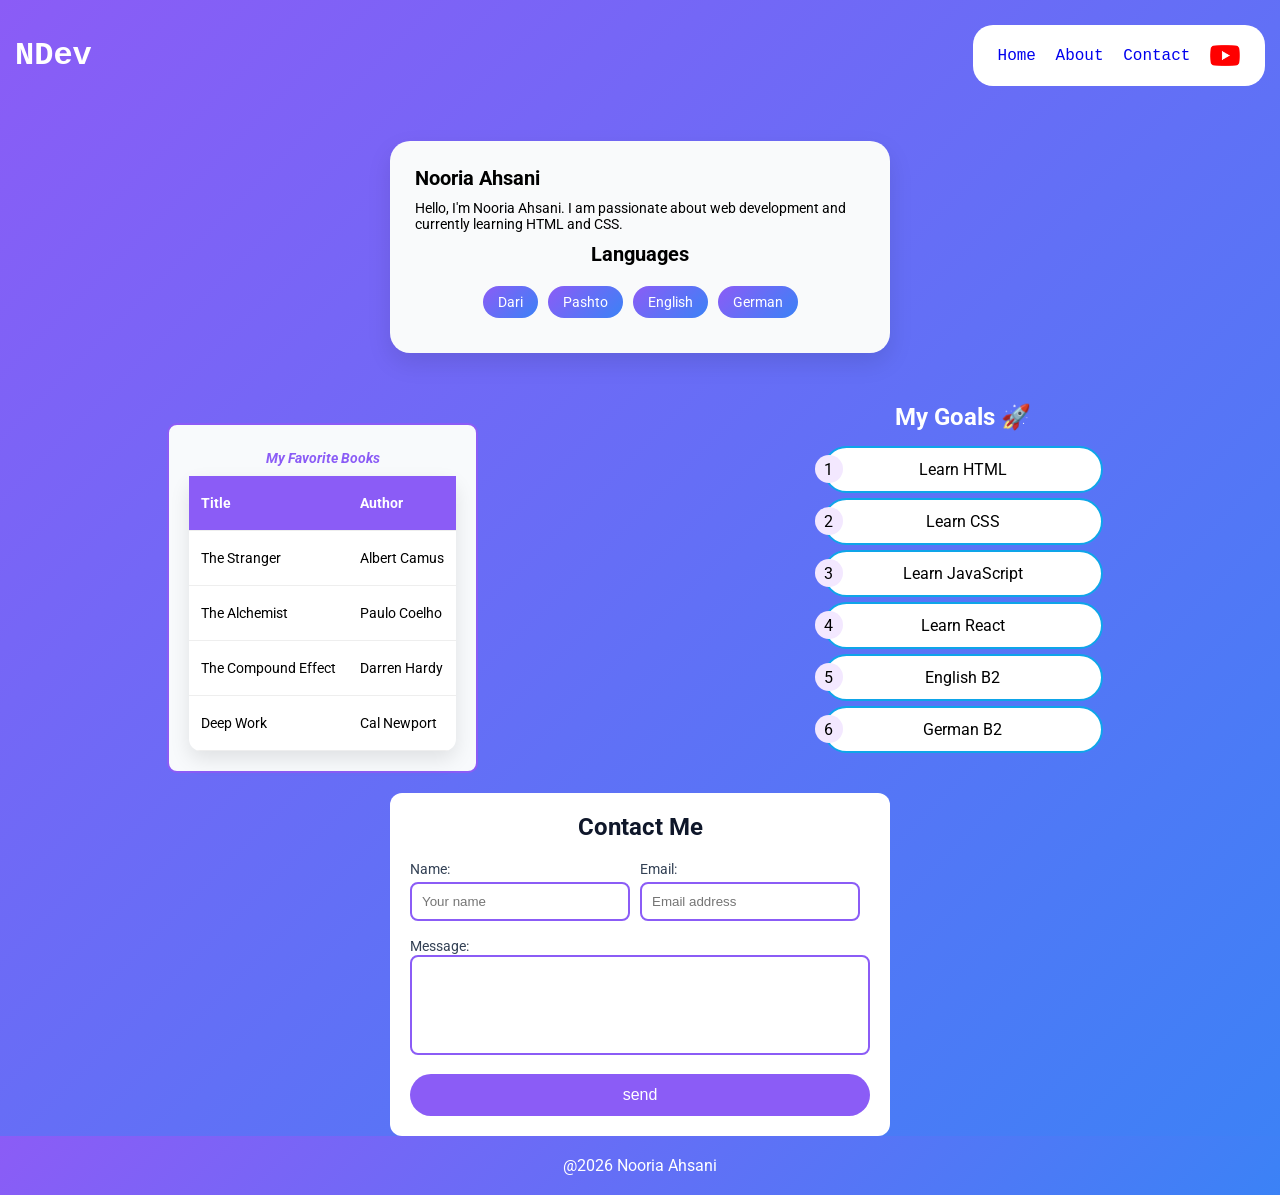
<file: index.html>
<!doctype html>
<html lang="en">
  <head>
    <meta charset="UTF-8" />
    <title>My Website</title>
    <link rel="preconnect" href="https://fonts.googleapis.com" />
    <link rel="preconnect" href="https://fonts.gstatic.com" crossorigin />
    <link
      href="https://fonts.googleapis.com/css2?family=Roboto:ital,wght@0,100..900;1,100..900&display=swap"
      rel="stylesheet"
    />
    <link rel="stylesheet" href="style.css" />
  </head>
  <body>
    <!-- header-section -->
    <header>
      <h1>NDev</h1>
      <!-- Nabar-section -->
      <nav>
        <a href="#">Home</a>
        <a href="#">About</a>
        <a href="#">Contact</a>
        <a href="https://youtu.be/G3e-cpL7ofc?si=ye2WD7L07MNhY7tE" target="_blank"><img src="download.png" alt="youtube logo" class="youtube-logo"></a>
      </nav>
    </header>
    <!-- Main-section -->
    <main>
      <div class="main-home">
        <section class="home-section">
          <div>
            <h2>Nooria Ahsani</h2>
            <p>
              Hello, I'm Nooria Ahsani. I am passionate about web development
              and currently learning HTML and CSS.
            </p>
          </div>
           <!-- langauge-section -->
          <section class="languages-section">
            <h2>Languages</h2>
            <ul>
              <li>Dari</li>
              <li>Pashto</li>
              <li>English</li>
              <li>German</li>
            </ul>
          </section>
        </section>
      </div>
      <div style="display: flex;">
            <!-- Table-section -->
        <section class="table-section">
          <table>
            <caption>
              My Favorite Books
            </caption>
            <colgroup>
              <col />
              <col />
              <col />
            </colgroup>
            <thead>
              <tr>
                <th>Title</th>
                <th>Author</th>
                <!-- <th>Year</th> -->
              </tr>
            </thead>
            <tbody>
              <tr>
                <td>The Stranger</td>
                <td>Albert Camus</td>
                <!-- <td>1942</td> -->
              </tr>
              <tr>
                <td>The Alchemist</td>
                <td>Paulo Coelho</td>
                <!-- <td>1988</td> -->
              </tr>
              <tr>
                <td>The Compound Effect</td>
                <td>Darren Hardy</td>
                <!-- <td>2010</td> -->
              </tr>
              <tr>
                <td>Deep Work</td>
                <td>Cal Newport</td>
                <!-- <td>2016</td> -->
              </tr>
            </tbody>
          </table>
        </section>
                <!-- Ol-list -section -->
        <section class="main-ol-section">
          <h2>My Goals 🚀</h2>
          <ol>
            <li>Learn HTML</li>
            <li>Learn CSS</li>
            <li>Learn JavaScript</li>
            <li>Learn React</li>
            <li>English B2</li>
            <li>German B2</li>
          </ol>
        </section>
      </div>
      <!-- contact-section -->
      <section class="form-section">
        <form>
          <h2>Contact Me</h2>
          <div class="row">
            <div class="field">
              <label for="fname">Name:</label>
              <input type="text" placeholder="Your name" id="fname" />
            </div>
            <div class="field">
              <label for="eaddress">Email:</label>
              <input type="email" placeholder="Email address" id="eaddress" />
            </div>
          </div>
          <label for="message">Message:</label>
          <textarea placeholder="type here..." id="message"> </textarea>
          <input class="send-input" type="submit" value="send" />
        </form>
      </section>
    </main>
    <!-- Footer-section -->
    <footer>
      <div class="footer-main">
        <p>@2026 Nooria Ahsani</p>
      </div>
    </footer>
  </body>
</html>
</file>
<file: style.css>
* {
  padding: 0;
  margin: 0;
  box-sizing: border-box;
}
body {
  font-family: roboto;
  background: linear-gradient(135deg, #8b5cf6, #3b82f6);
}
/* Header-section */
header {
  color: white;
  padding: 5px;
  margin: 20px 10px;
  font-family: "Courier New", Courier, monospace;
  display: flex;
  align-items: center;
  justify-content: space-between;
  /* margin-top: 20px; */
}
header h1 {
  display: inline-block;
  margin-right: 20px;
}
nav {
  background-color: white;
  border-radius: 20px;
  display: inline-block;
  padding: 20px;
}
nav a {
  padding: 10px 5px;
  text-decoration: none;
  transition: 1.2s;
  border-radius: 20px;
}
a:hover {
  color: white;
  background-color: #8b5cf6;
}
nav .youtube-logo {
  width: 30px;
  vertical-align: middle;
}

.home-section {
  gap: 40px;
  padding:25px;
  max-width: 500px;
  margin: 50px auto;
  background: #f9fafb;
  border-radius: 20px;
  box-shadow: 0 10px 25px rgba(0, 0, 0, 0.1);
}

.home-section h2 {
  font-size:20px;
  margin-bottom: 10px;
  display: block;
}
.home-section p {
  margin-bottom: 10px;
  font-size: 14px;
}
 /* .home-section img {
  background-color: #0ea5e9;
  text-align: end; 
} */

.languages-section {
  flex: 1;
  min-width: 200px;
  transition: 1.2s;
}
.languages-section h2 {
  text-align: center;
}

.languages-section:hover {
  transform: translateY(10px);
  box-shadow: 0 15px 35px rgba(0, 0, 0, 0.2);
}

.languages-section ul {
  display: flex;
  justify-content: center;
  gap: 10px;
  padding: 10px 0;
  list-style: none;
  flex-wrap: wrap;
}

.languages-section li {
  background: linear-gradient(135deg, #8b5cf6, #3b82f6);
  color: white;
  padding: 8px 15px;
  border-radius: 20px;
  font-size: 14px;
  transition: 0.3s;
}
.languages-section li:hover {
  transform: scale(1.1);
  cursor: pointer;
}
.table-section {
  max-width: 500px;
  margin: 20px auto;
  padding: 20px;
  background: #f8fafc;
  border: 2px solid #8b5cf6;
  border-radius: 10px;
}
table {
  width: 100%;
  background: #ffffff;
  border-collapse: collapse;
  border-radius: 12px;
  overflow: hidden;
  box-shadow: 0 8px 20px rgba(0, 0, 0, 0.1);
}
table caption {
  color: #8b5cf6;
  font-size: 14px;
  font-weight: bold;
  font-style: italic;
  margin-bottom: 5px;
  padding: 5px;
}
thead {
  background-color: #8b5cf6;
  color: white;
}
th,
td {
  padding: 12px;
  font-size: 14px;
  text-align: left;
  vertical-align: middle;
    border-bottom: 1px solid #eee;
}
tr {
  height:55px;
}
tbody tr:hover {
  background: #f3e8ff;
  transition: 0.3s;
}
/* Ol-list-style */
.main-ol-section {
  margin: 0 auto;
  width: 100%;
  max-width: 300px;
}
.main-ol-section h2 {
  color: white;
  text-align: center;
  margin-bottom: 0;
}
.main-ol-section ol {
  padding: 10px;
  list-style: none;
}
.main-ol-section li {
  counter-increment: my-counter;
  padding: 12px 20px;
  background-color: white;
  border: 2px solid #0ea5e9;
  margin: 5px 0;
  text-align: center;
  border-radius: 50px;
  position: relative;
  transition: 0.3s;
}
.main-ol-section li::before {
  content: counter(my-counter);
  position: absolute;
  left: -10px;
  top: 50%;
  transform: translateY(-50%);
  background-color: #f3e8ff;
  width: 28px;
  height: 28px;
  display: flex;
  justify-content: center;
  align-items: center;
  border-radius: 50%;
}
.main-ol-section li:hover {
  background: #e0f2fe;
  transform: translateX(5px);
}
/* Form-style */
.form-section {
  padding: 0px 20px;
}
form {
  background-color: white;
  margin: 0 auto;
  max-width: 500px;
  padding:20px;
  border-radius: 12px;
}
.row {
  display: flex;
  margin-bottom: 15px;
  justify-content: center;
}

form h2 {
  text-align: center;
  margin-bottom: 20px;
  color: #0f172a;
}
.row input {
  padding: 10px;
  margin-right: 10px;
  border: 2px solid #8b5cf6;
}
.field {
  display: flex;
  flex-direction: column;
  flex: 1;
}
label {
  margin-bottom: 5px;
  font-size: 14px;
  color: #334155;
}
input,
textarea {
  padding: 10px;
  border: 1px solid #cbd5f5;
  border-radius: 8px;
  outline: none;
  transition: 0.3s;
}
input:focus,
textarea:focus {
 border-color: #38bdf8;
}
textarea {
  width: 100%;
  height:100px;
  resize: none;
  margin-bottom: 15px;
  border: 2px solid #8b5cf6;
}
.send-input {
  width: 100%;
  background-color: #8b5cf6;
  color: white;
   font-size: 16px;
  border: none;
  padding: 12px;
  border-radius: 30px;
  cursor: pointer;
  transition: 1.3s;
}
.send-input:hover {
  background: linear-gradient(135deg, #8b5cf6, #3b82f6);
}
/* footer-style */
footer {
  background: linear-gradient(135deg, #8b5cf6, #3b82f6);
  color: white;
  padding: 20px;
  text-align: center;
}
</file>
